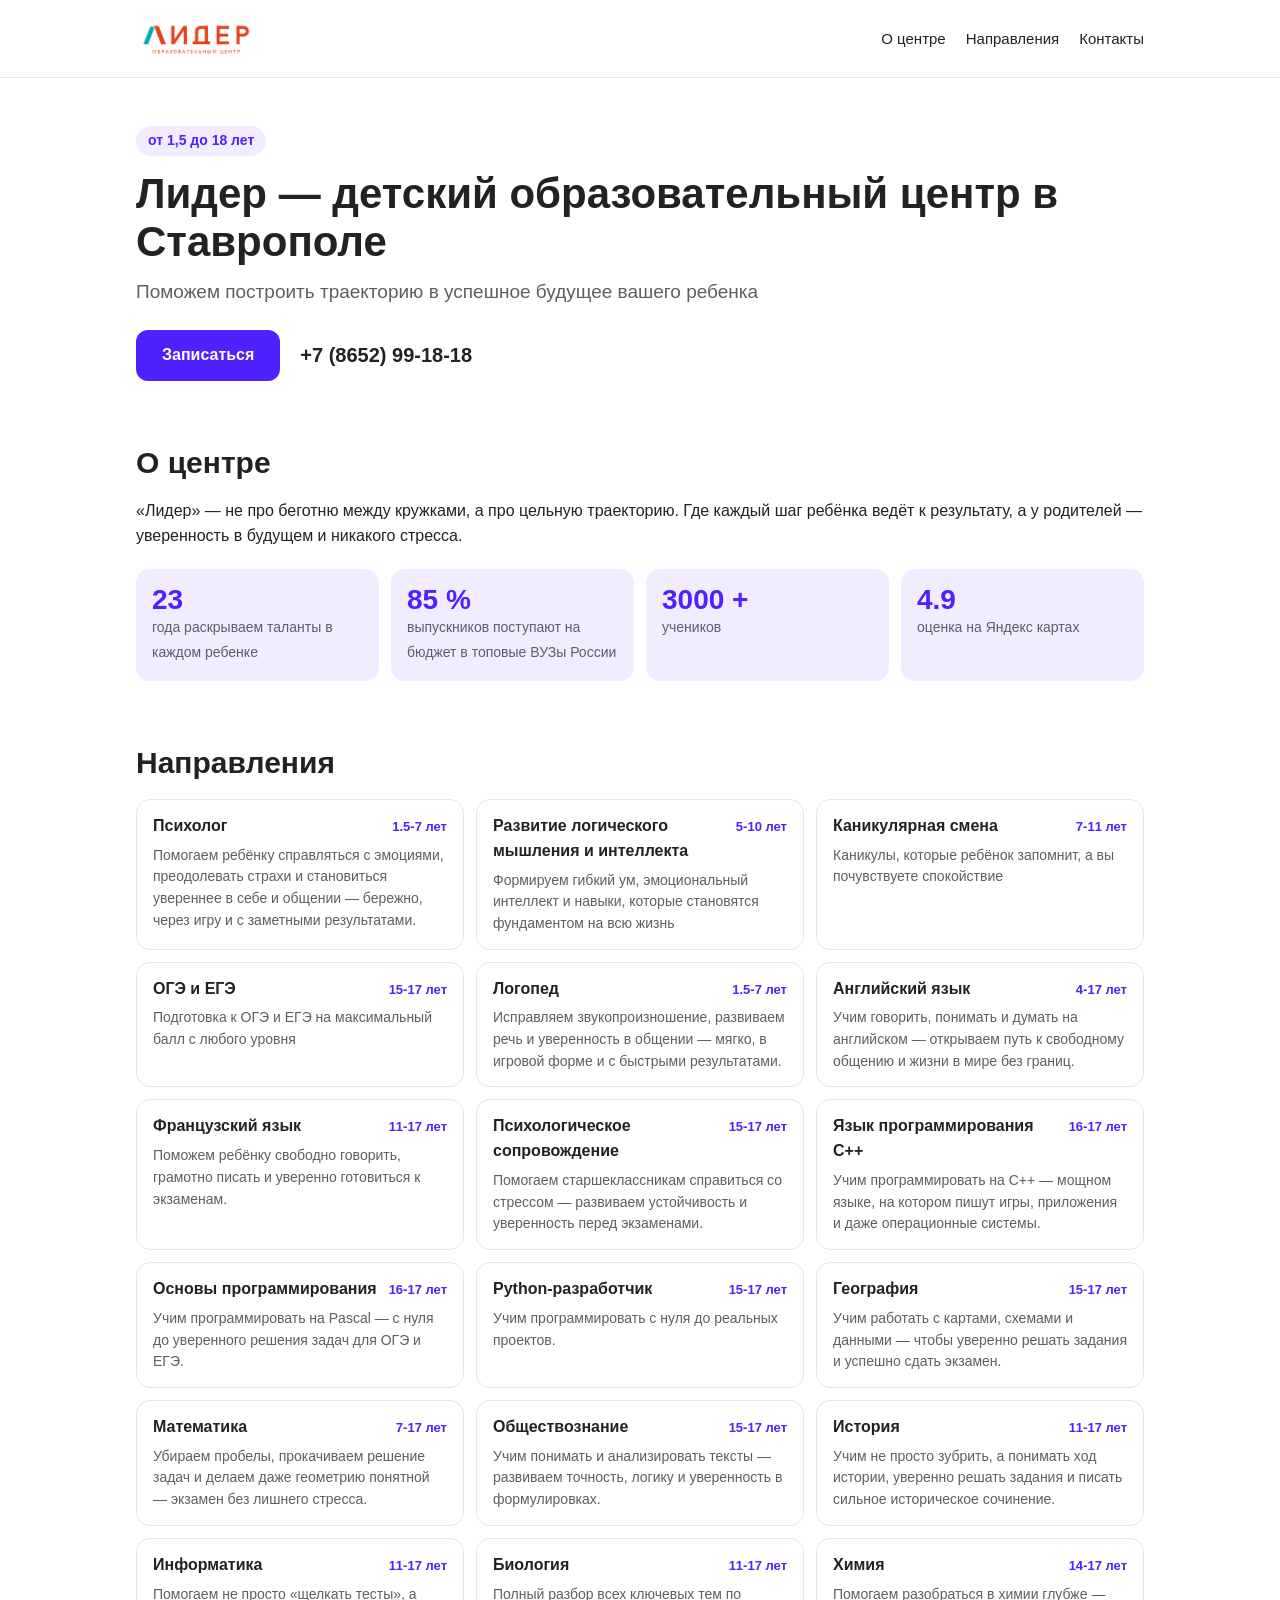
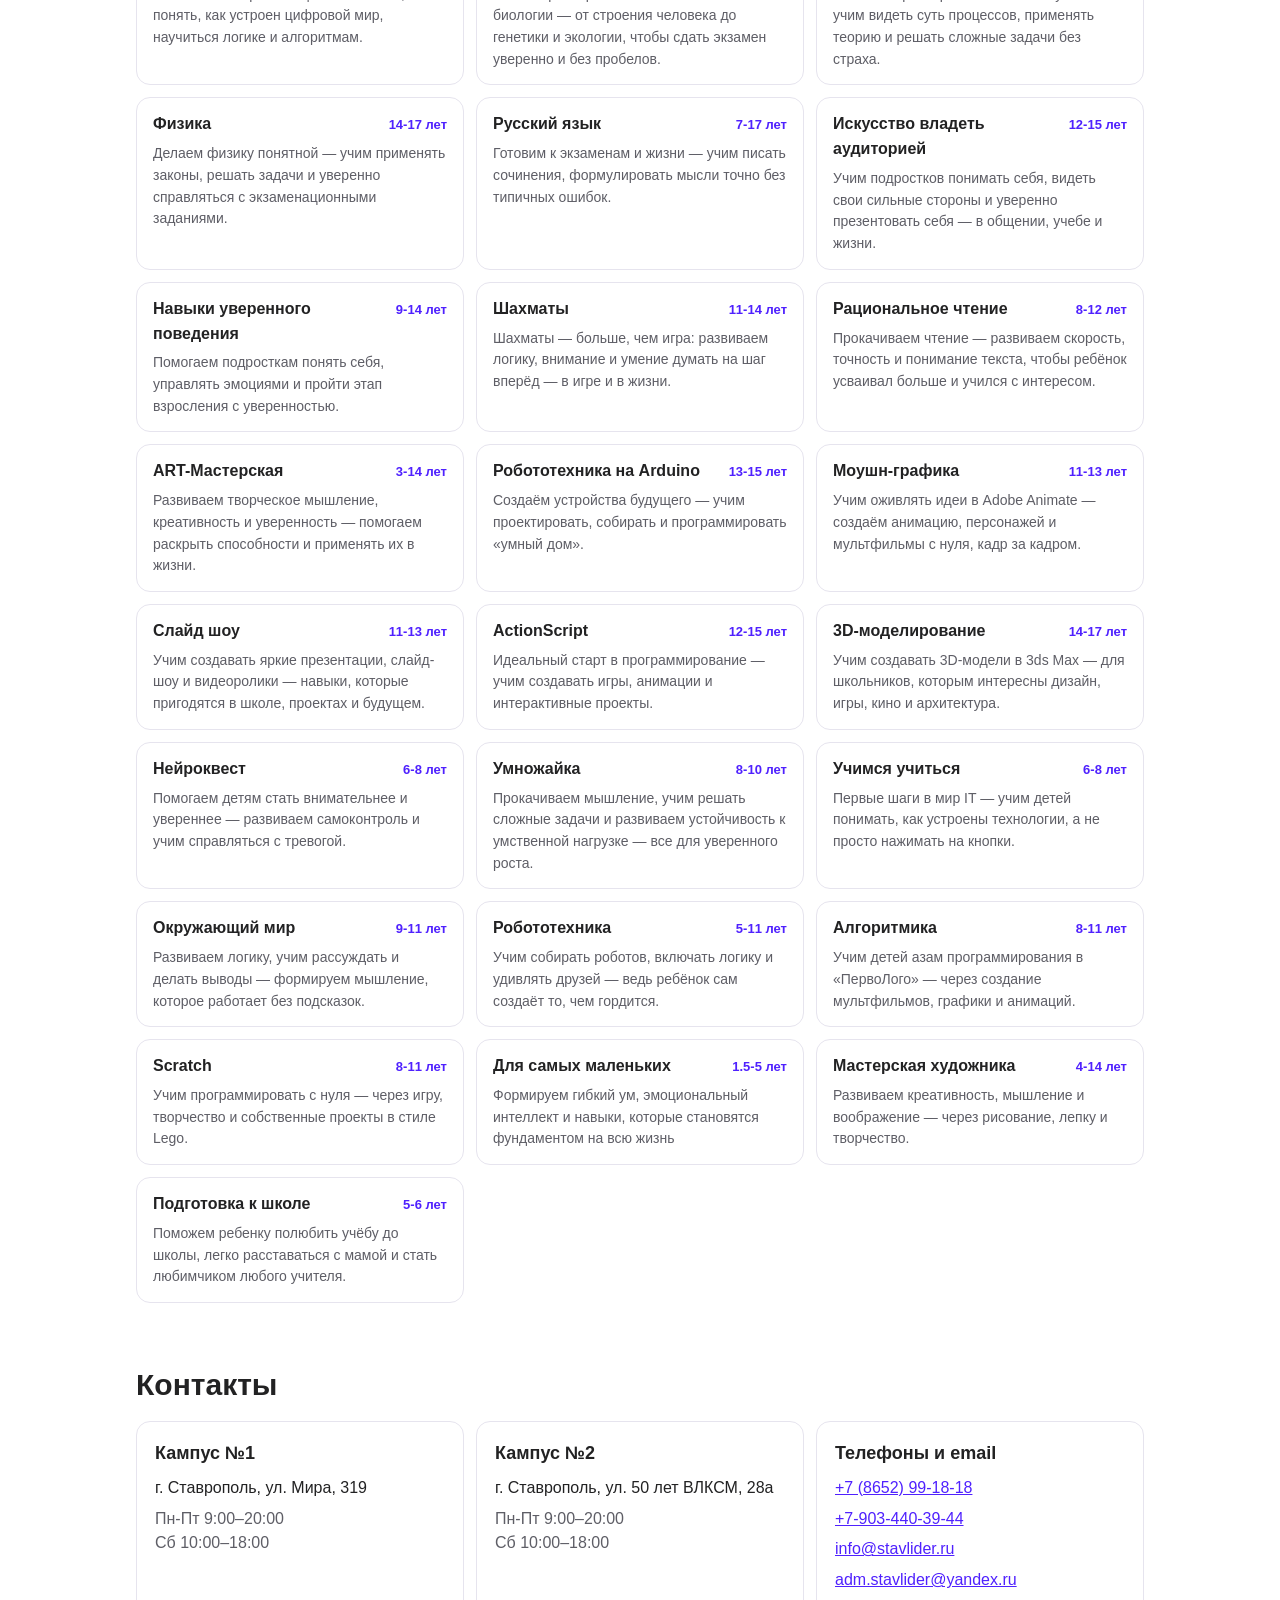
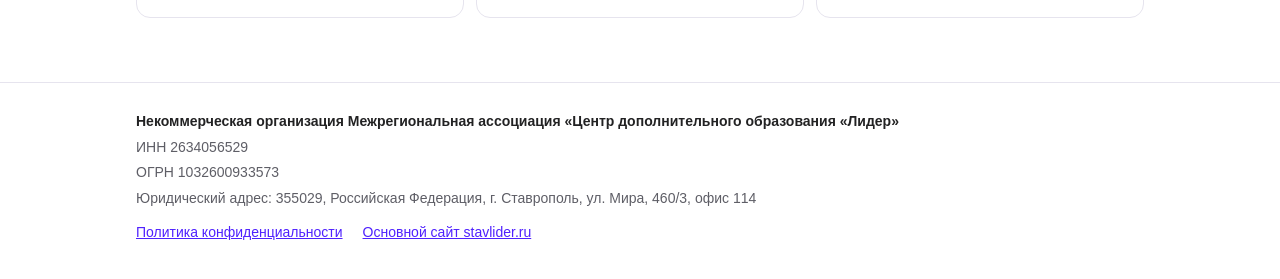
<file: index.html>
<!doctype html>
<html lang="ru">
<head>
  <meta charset="utf-8">
  <meta name="viewport" content="width=device-width, initial-scale=1">
  <title>Лидер — детский образовательный центр в Ставрополе</title>
  <meta name="description" content="Поможем построить траекторию в успешное будущее вашего ребенка!">
  <meta property="og:type" content="website">
  <meta property="og:locale" content="ru_RU">
  <meta property="og:site_name" content="Лидер">
  <meta property="og:title" content="Лидер — детский образовательный центр в Ставрополе">
  <meta property="og:description" content="Поможем построить траекторию в успешное будущее вашего ребенка!">
  <meta property="og:url" content="https://info.stavlider.ru/">
  <meta property="og:image" content="https://info.stavlider.ru/assets/ogimg_default_stavlider_3.jpg">
  <meta property="og:image:type" content="image/jpeg">
  <meta property="og:image:width" content="990">
  <meta property="og:image:height" content="488">
  <link rel="stylesheet" href="style.css">
</head>
<body>
  <header class="site-header">
    <div class="wrap">
      <a class="logo" href="./"><img src="assets/logo2.webp" width="250" height="103" alt="Лидер"></a>
      <nav class="nav">
        <a href="./#about">О центре</a>
        <a href="./#courses">Направления</a>
        <a href="./#contacts">Контакты</a>
      </nav>
    </div>
  </header>
  <main>
    <div class="hero wrap">
      <span class="badge">от 1,5 до 18 лет</span>
      <h1>Лидер — детский образовательный центр в Ставрополе</h1>
      <p class="lead">Поможем построить траекторию в успешное будущее вашего ребенка</p>
      <div class="cta">
        <a class="btn" href="https://stavlider.ru/contacts/">Записаться</a>
        <a class="phone" href="tel:+78652991818">+7 (8652) 99-18-18</a>
      </div>
    </div>

    <section id="about" class="wrap">
      <h2>О центре</h2>
      <p>«Лидер» — не про беготню между кружками, а про цельную траекторию. Где каждый шаг ребёнка ведёт к результату, а у родителей — уверенность в будущем и никакого стресса.</p>
      <div class="stats">
        <div class="stat"><b>23</b><span>года раскрываем таланты в каждом ребенке</span></div>
        <div class="stat"><b>85 %</b><span>выпускников поступают на бюджет в топовые ВУЗы России</span></div>
        <div class="stat"><b>3000 +</b><span>учеников</span></div>
        <div class="stat"><b>4.9</b><span>оценка на Яндекс картах</span></div>
      </div>
    </section>

    <section id="courses" class="wrap">
      <h2>Направления</h2>
      <ul class="courses">
      <li><div class="c-head"><span class="c-title">Психолог</span><span class="c-age">1.5-7 лет</span></div><p>Помогаем ребёнку справляться с эмоциями, преодолевать страхи и становиться увереннее в себе и общении — бережно, через игру и с заметными результатами.</p></li>
      <li><div class="c-head"><span class="c-title">Развитие логического мышления и интеллекта</span><span class="c-age">5-10 лет</span></div><p>Формируем гибкий ум, эмоциональный интеллект и навыки, которые становятся фундаментом на всю жизнь</p></li>
      <li><div class="c-head"><span class="c-title">Каникулярная смена</span><span class="c-age">7-11 лет</span></div><p>Каникулы, которые ребёнок запомнит, а вы почувствуете спокойствие</p></li>
      <li><div class="c-head"><span class="c-title">ОГЭ и ЕГЭ</span><span class="c-age">15-17 лет</span></div><p>Подготовка к ОГЭ и ЕГЭ на максимальный балл с любого уровня</p></li>
      <li><div class="c-head"><span class="c-title">Логопед</span><span class="c-age">1.5-7 лет</span></div><p>Исправляем звукопроизношение, развиваем речь и уверенность в общении — мягко, в игровой форме и с быстрыми результатами.</p></li>
      <li><div class="c-head"><span class="c-title">Английский язык</span><span class="c-age">4-17 лет</span></div><p>Учим говорить, понимать и думать на английском — открываем путь к свободному общению и жизни в мире без границ.</p></li>
      <li><div class="c-head"><span class="c-title">Французский язык</span><span class="c-age">11-17 лет</span></div><p>Поможем ребёнку свободно говорить, грамотно писать и уверенно готовиться к экзаменам.</p></li>
      <li><div class="c-head"><span class="c-title">Психологическое сопровождение</span><span class="c-age">15-17 лет</span></div><p>Помогаем старшеклассникам справиться со стрессом — развиваем устойчивость и уверенность перед экзаменами.</p></li>
      <li><div class="c-head"><span class="c-title">Язык программирования C++</span><span class="c-age">16-17 лет</span></div><p>Учим программировать на C++ — мощном языке, на котором пишут игры, приложения и даже операционные системы.</p></li>
      <li><div class="c-head"><span class="c-title">Основы программирования</span><span class="c-age">16-17 лет</span></div><p>Учим программировать на Pascal — с нуля до уверенного решения задач для ОГЭ и ЕГЭ.</p></li>
      <li><div class="c-head"><span class="c-title">Python-разработчик</span><span class="c-age">15-17 лет</span></div><p>Учим программировать с нуля до реальных проектов.</p></li>
      <li><div class="c-head"><span class="c-title">География</span><span class="c-age">15-17 лет</span></div><p>Учим работать с картами, схемами и данными — чтобы уверенно решать задания и успешно сдать экзамен.</p></li>
      <li><div class="c-head"><span class="c-title">Математика</span><span class="c-age">7-17 лет</span></div><p>Убираем пробелы, прокачиваем решение задач и делаем даже геометрию понятной — экзамен без лишнего стресса.</p></li>
      <li><div class="c-head"><span class="c-title">Обществознание</span><span class="c-age">15-17 лет</span></div><p>Учим понимать и анализировать тексты — развиваем точность, логику и уверенность в формулировках.</p></li>
      <li><div class="c-head"><span class="c-title">История</span><span class="c-age">11-17 лет</span></div><p>Учим не просто зубрить, а понимать ход истории, уверенно решать задания и писать сильное историческое сочинение.</p></li>
      <li><div class="c-head"><span class="c-title">Информатика</span><span class="c-age">11-17 лет</span></div><p>Помогаем не просто «щелкать тесты», а понять, как устроен цифровой мир, научиться логике и алгоритмам.</p></li>
      <li><div class="c-head"><span class="c-title">Биология</span><span class="c-age">11-17 лет</span></div><p>Полный разбор всех ключевых тем по биологии — от строения человека до генетики и экологии, чтобы сдать экзамен уверенно и без пробелов.</p></li>
      <li><div class="c-head"><span class="c-title">Химия</span><span class="c-age">14-17 лет</span></div><p>Помогаем разобраться в химии глубже — учим видеть суть процессов, применять теорию и решать сложные задачи без страха.</p></li>
      <li><div class="c-head"><span class="c-title">Физика</span><span class="c-age">14-17 лет</span></div><p>Делаем физику понятной — учим применять законы, решать задачи и уверенно справляться с экзаменационными заданиями.</p></li>
      <li><div class="c-head"><span class="c-title">Русский язык</span><span class="c-age">7-17 лет</span></div><p>Готовим к экзаменам и жизни — учим писать сочинения, формулировать мысли точно без типичных ошибок.</p></li>
      <li><div class="c-head"><span class="c-title">Искусство владеть аудиторией</span><span class="c-age">12-15 лет</span></div><p>Учим подростков понимать себя, видеть свои сильные стороны и уверенно презентовать себя — в общении, учебе и жизни.</p></li>
      <li><div class="c-head"><span class="c-title">Навыки уверенного поведения</span><span class="c-age">9-14 лет</span></div><p>Помогаем подросткам понять себя, управлять эмоциями и пройти этап взросления с уверенностью.</p></li>
      <li><div class="c-head"><span class="c-title">Шахматы</span><span class="c-age">11-14 лет</span></div><p>Шахматы — больше, чем игра: развиваем логику, внимание и умение думать на шаг вперёд — в игре и в жизни.</p></li>
      <li><div class="c-head"><span class="c-title">Рациональное чтение</span><span class="c-age">8-12 лет</span></div><p>Прокачиваем чтение — развиваем скорость, точность и понимание текста, чтобы ребёнок усваивал больше и учился с интересом.</p></li>
      <li><div class="c-head"><span class="c-title">ART-Мастерская</span><span class="c-age">3-14 лет</span></div><p>Развиваем творческое мышление, креативность и уверенность — помогаем раскрыть способности и применять их в жизни.</p></li>
      <li><div class="c-head"><span class="c-title">Робототехника на Arduino</span><span class="c-age">13-15 лет</span></div><p>Создаём устройства будущего — учим проектировать, собирать и программировать «умный дом».</p></li>
      <li><div class="c-head"><span class="c-title">Моушн-графика</span><span class="c-age">11-13 лет</span></div><p>Учим оживлять идеи в Adobe Animate — создаём анимацию, персонажей и мультфильмы с нуля, кадр за кадром.</p></li>
      <li><div class="c-head"><span class="c-title">Слайд шоу</span><span class="c-age">11-13 лет</span></div><p>Учим создавать яркие презентации, слайд-шоу и видеоролики — навыки, которые пригодятся в школе, проектах и будущем.</p></li>
      <li><div class="c-head"><span class="c-title">ActionScript</span><span class="c-age">12-15 лет</span></div><p>Идеальный старт в программирование — учим создавать игры, анимации и интерактивные проекты.</p></li>
      <li><div class="c-head"><span class="c-title">3D-моделирование</span><span class="c-age">14-17 лет</span></div><p>Учим создавать 3D-модели в 3ds Max — для школьников, которым интересны дизайн, игры, кино и архитектура.</p></li>
      <li><div class="c-head"><span class="c-title">Нейроквест</span><span class="c-age">6-8 лет</span></div><p>Помогаем детям стать внимательнее и увереннее — развиваем самоконтроль и учим справляться с тревогой.</p></li>
      <li><div class="c-head"><span class="c-title">Умножайка</span><span class="c-age">8-10 лет</span></div><p>Прокачиваем мышление, учим решать сложные задачи и развиваем устойчивость к умственной нагрузке — все для уверенного роста.</p></li>
      <li><div class="c-head"><span class="c-title">Учимся учиться</span><span class="c-age">6-8 лет</span></div><p>Первые шаги в мир IT — учим детей понимать, как устроены технологии, а не просто нажимать на кнопки.</p></li>
      <li><div class="c-head"><span class="c-title">Окружающий мир</span><span class="c-age">9-11 лет</span></div><p>Развиваем логику, учим рассуждать и делать выводы — формируем мышление, которое работает без подсказок.</p></li>
      <li><div class="c-head"><span class="c-title">Робототехника</span><span class="c-age">5-11 лет</span></div><p>Учим собирать роботов, включать логику и удивлять друзей — ведь ребёнок сам создаёт то, чем гордится.</p></li>
      <li><div class="c-head"><span class="c-title">Алгоритмика</span><span class="c-age">8-11 лет</span></div><p>Учим детей азам программирования в «ПервоЛого» — через создание мультфильмов, графики и анимаций.</p></li>
      <li><div class="c-head"><span class="c-title">Scratch</span><span class="c-age">8-11 лет</span></div><p>Учим программировать с нуля — через игру, творчество и собственные проекты в стиле Lego.</p></li>
      <li><div class="c-head"><span class="c-title">Для самых маленьких</span><span class="c-age">1.5-5 лет</span></div><p>Формируем гибкий ум, эмоциональный интеллект и навыки, которые становятся фундаментом на всю жизнь</p></li>
      <li><div class="c-head"><span class="c-title">Мастерская художника</span><span class="c-age">4-14 лет</span></div><p>Развиваем креативность, мышление и воображение — через рисование, лепку и творчество.</p></li>
      <li><div class="c-head"><span class="c-title">Подготовка к школе</span><span class="c-age">5-6 лет</span></div><p>Поможем ребенку полюбить учёбу до школы, легко расставаться с мамой и стать любимчиком любого учителя.</p></li>
      </ul>
    </section>

    <section id="contacts" class="wrap">
      <h2>Контакты</h2>
      <div class="contacts">
      <div class="card">
        <h3>Кампус №1</h3>
        <p>г. Ставрополь, ул. Мира, 319</p>
        <p class="muted">Пн-Пт 9:00–20:00<br>Сб 10:00–18:00</p>
      </div>
      <div class="card">
        <h3>Кампус №2</h3>
        <p>г. Ставрополь, ул. 50 лет ВЛКСМ, 28а</p>
        <p class="muted">Пн-Пт 9:00–20:00<br>Сб 10:00–18:00</p>
      </div>
      <div class="card">
        <h3>Телефоны и email</h3>
        <p><a href="tel:+78652991818">+7 (8652) 99-18-18</a></p>
        <p><a href="tel:+79034403944">+7-903-440-39-44</a></p>
        <p><a href="mailto:info@stavlider.ru">info@stavlider.ru</a></p>
        <p><a href="mailto:adm.stavlider@yandex.ru">adm.stavlider@yandex.ru</a></p>
      </div>
      </div>
    </section>
  </main>
  <footer class="site-footer">
    <div class="wrap">
      <p class="org">Некоммерческая организация Межрегиональная ассоциация «Центр дополнительного образования «Лидер»</p>
      <p>ИНН 2634056529</p>
      <p>ОГРН 1032600933573</p>
      <p>Юридический адрес: 355029, Российская Федерация, г. Ставрополь, ул. Мира, 460/3, офис 114</p>
      <div class="footer-links">
        <a href="privacy.html">Политика конфиденциальности</a>
        <a href="https://stavlider.ru">Основной сайт stavlider.ru</a>
      </div>
    </div>
  </footer>
</body>
</html>
</file>
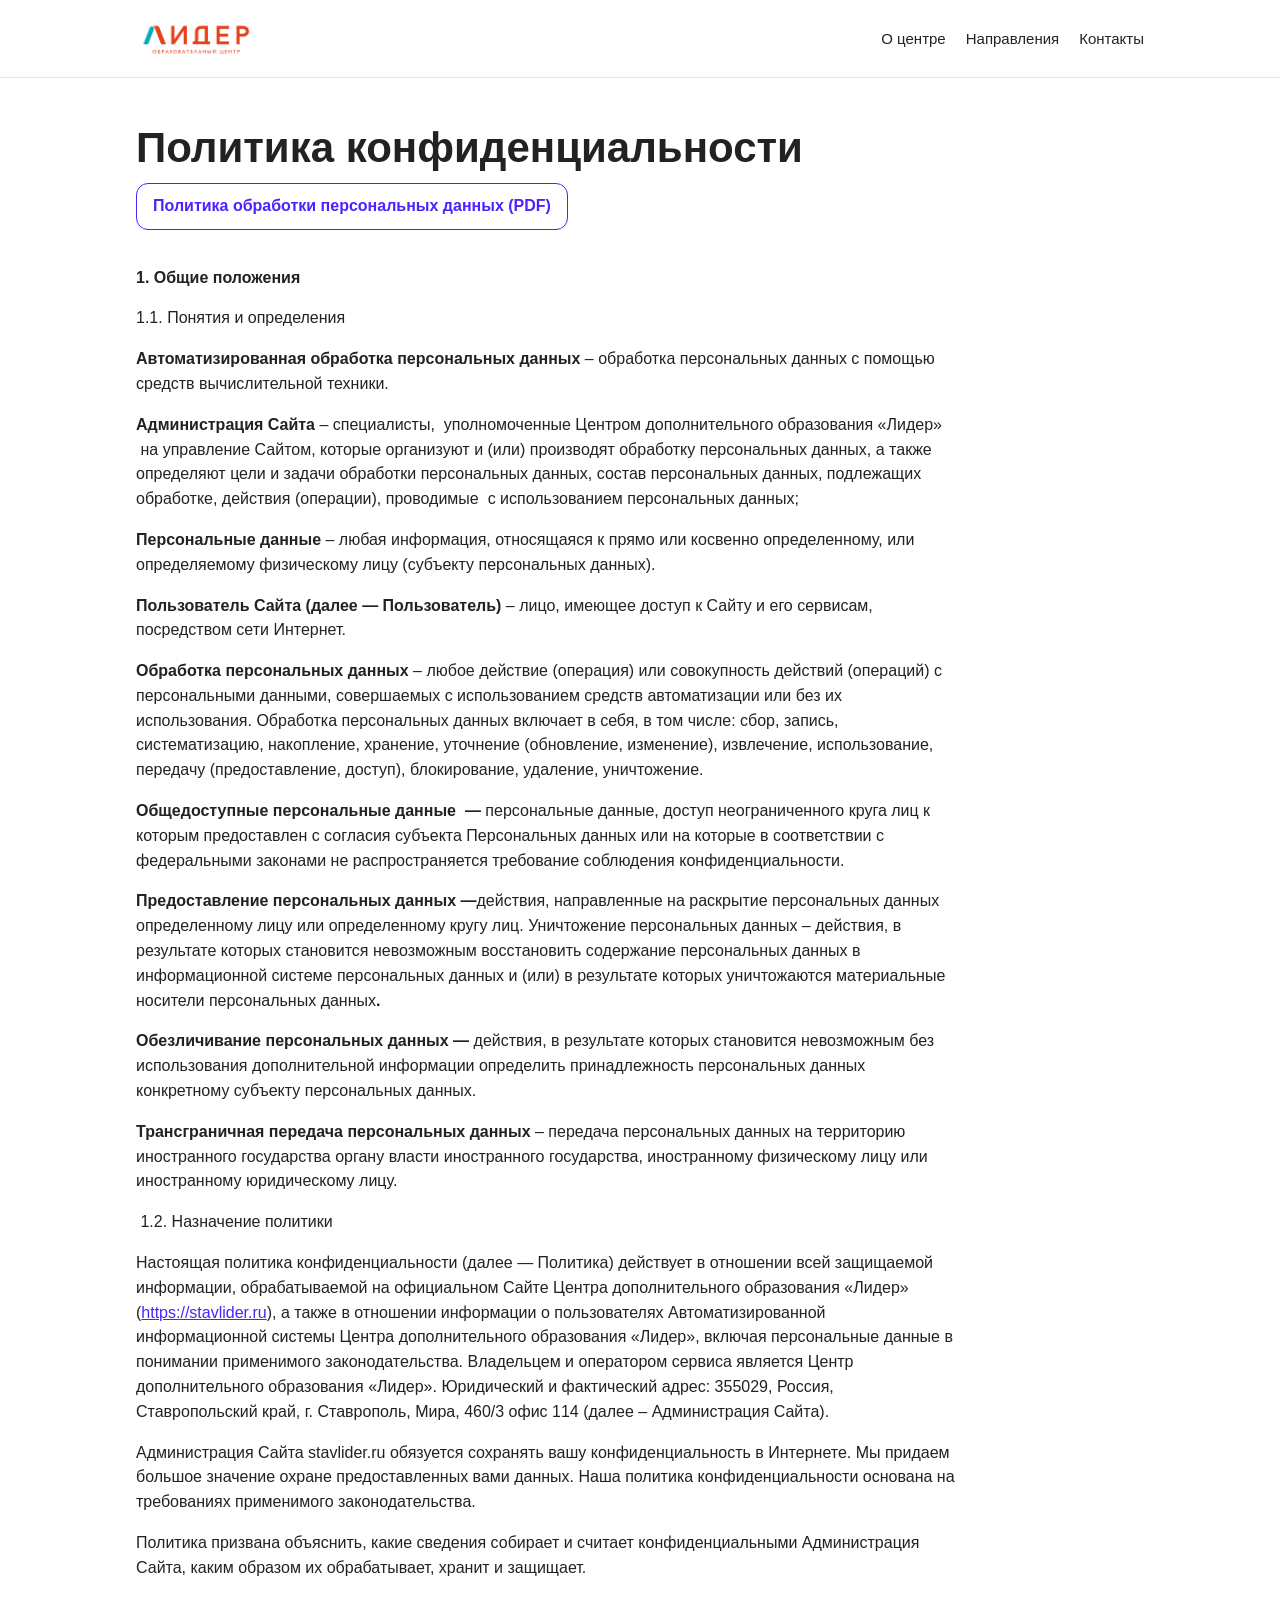
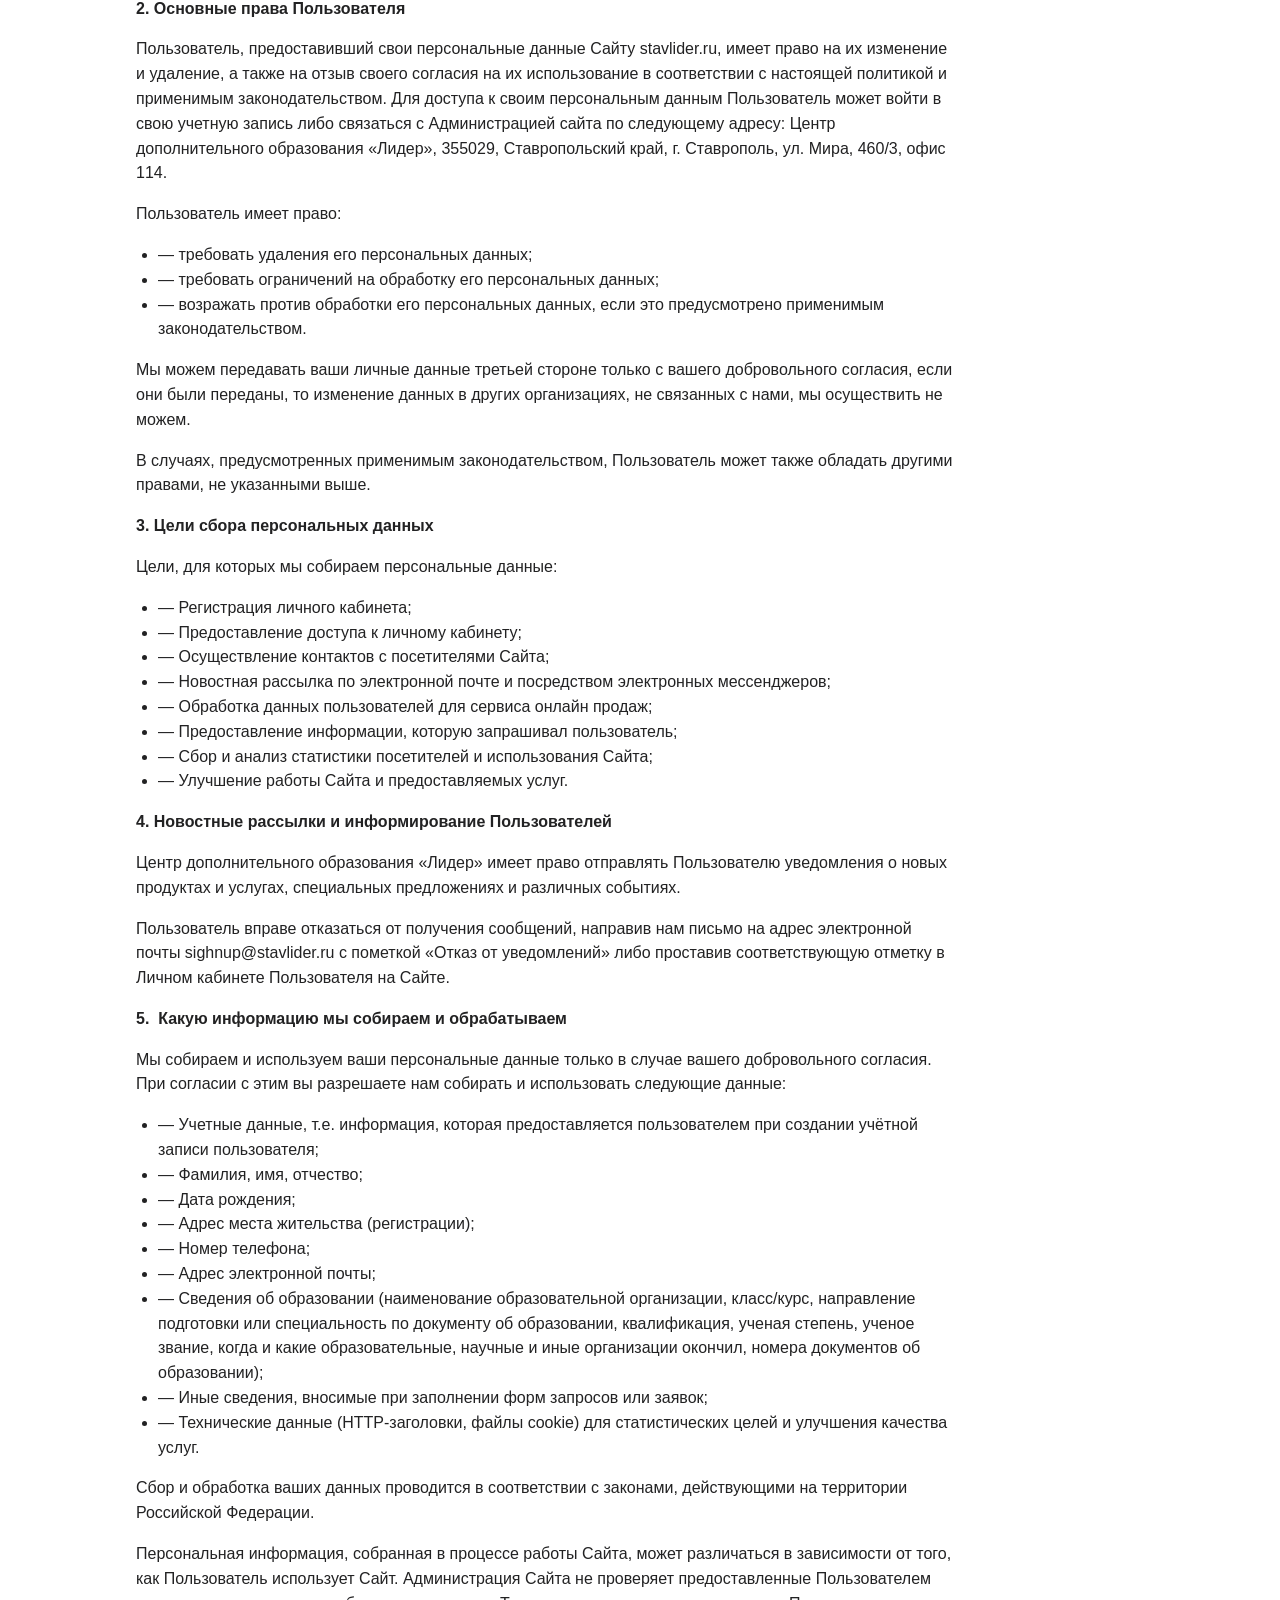
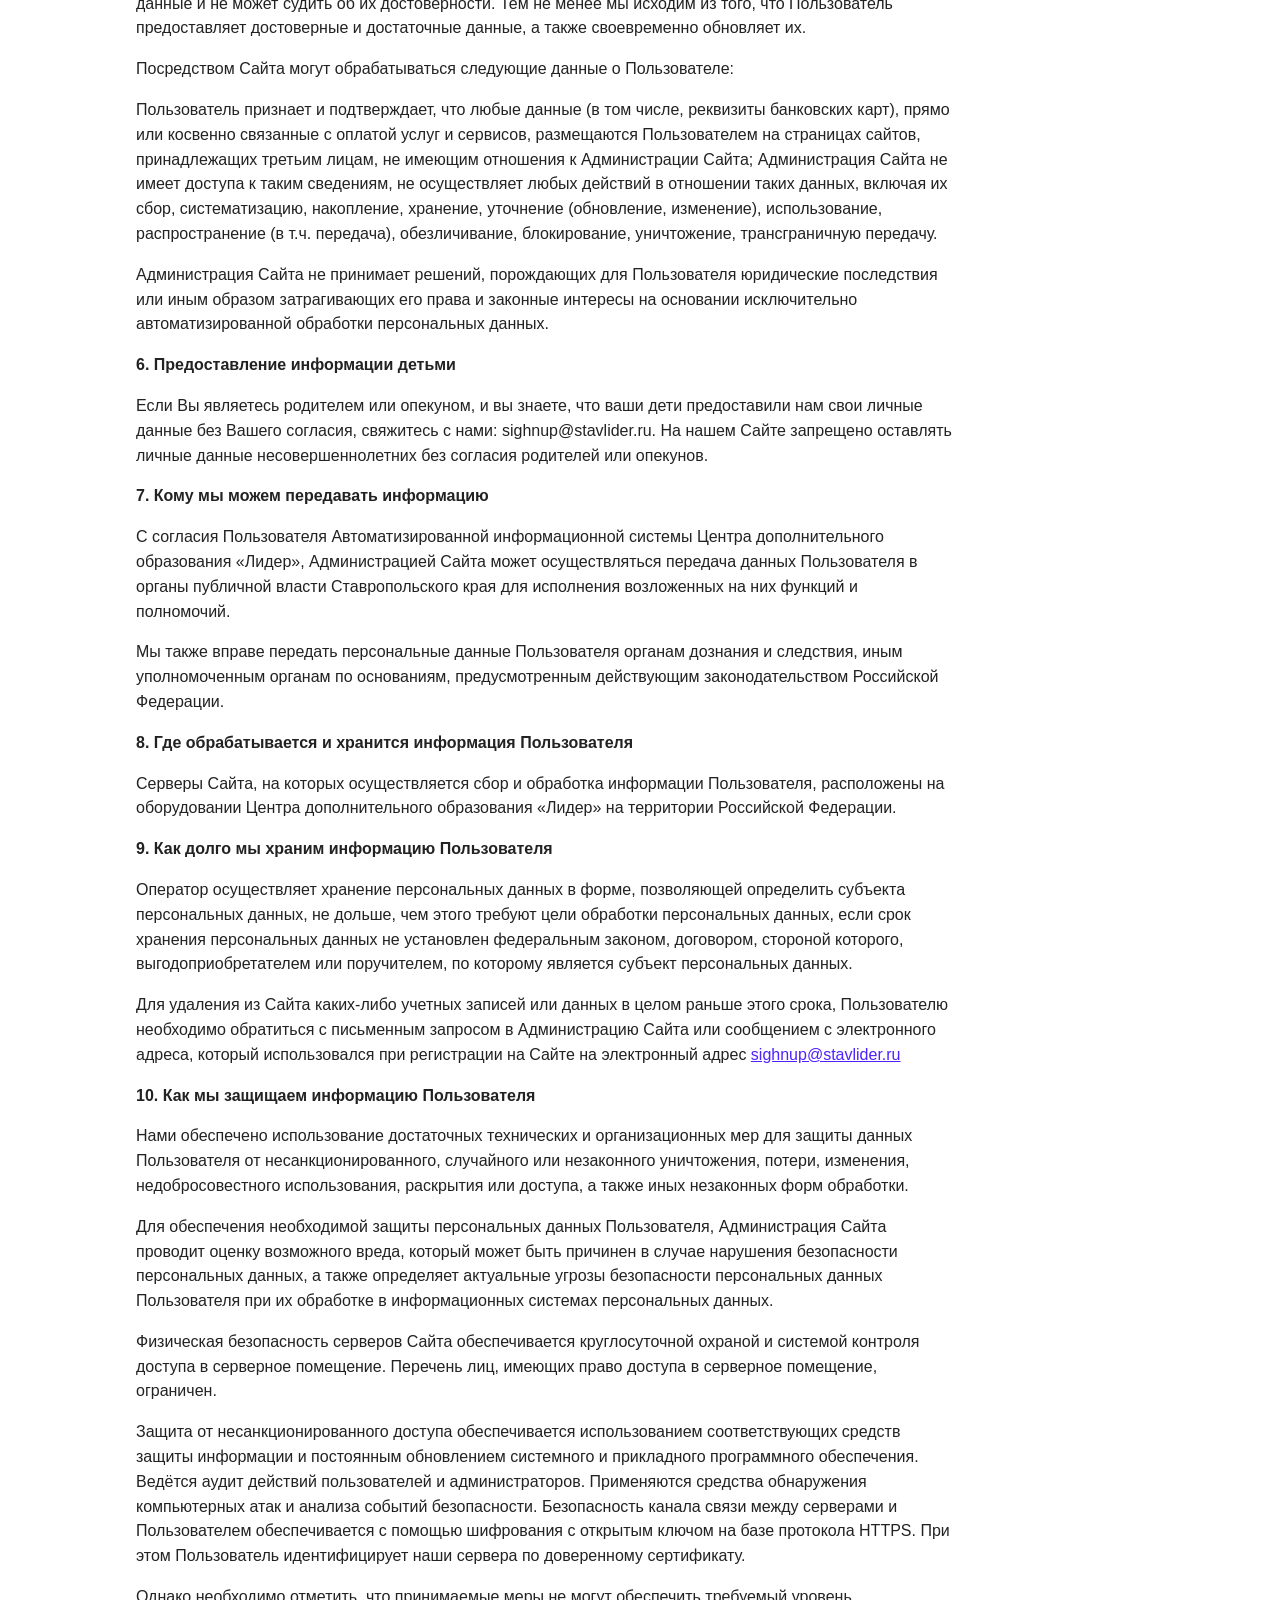
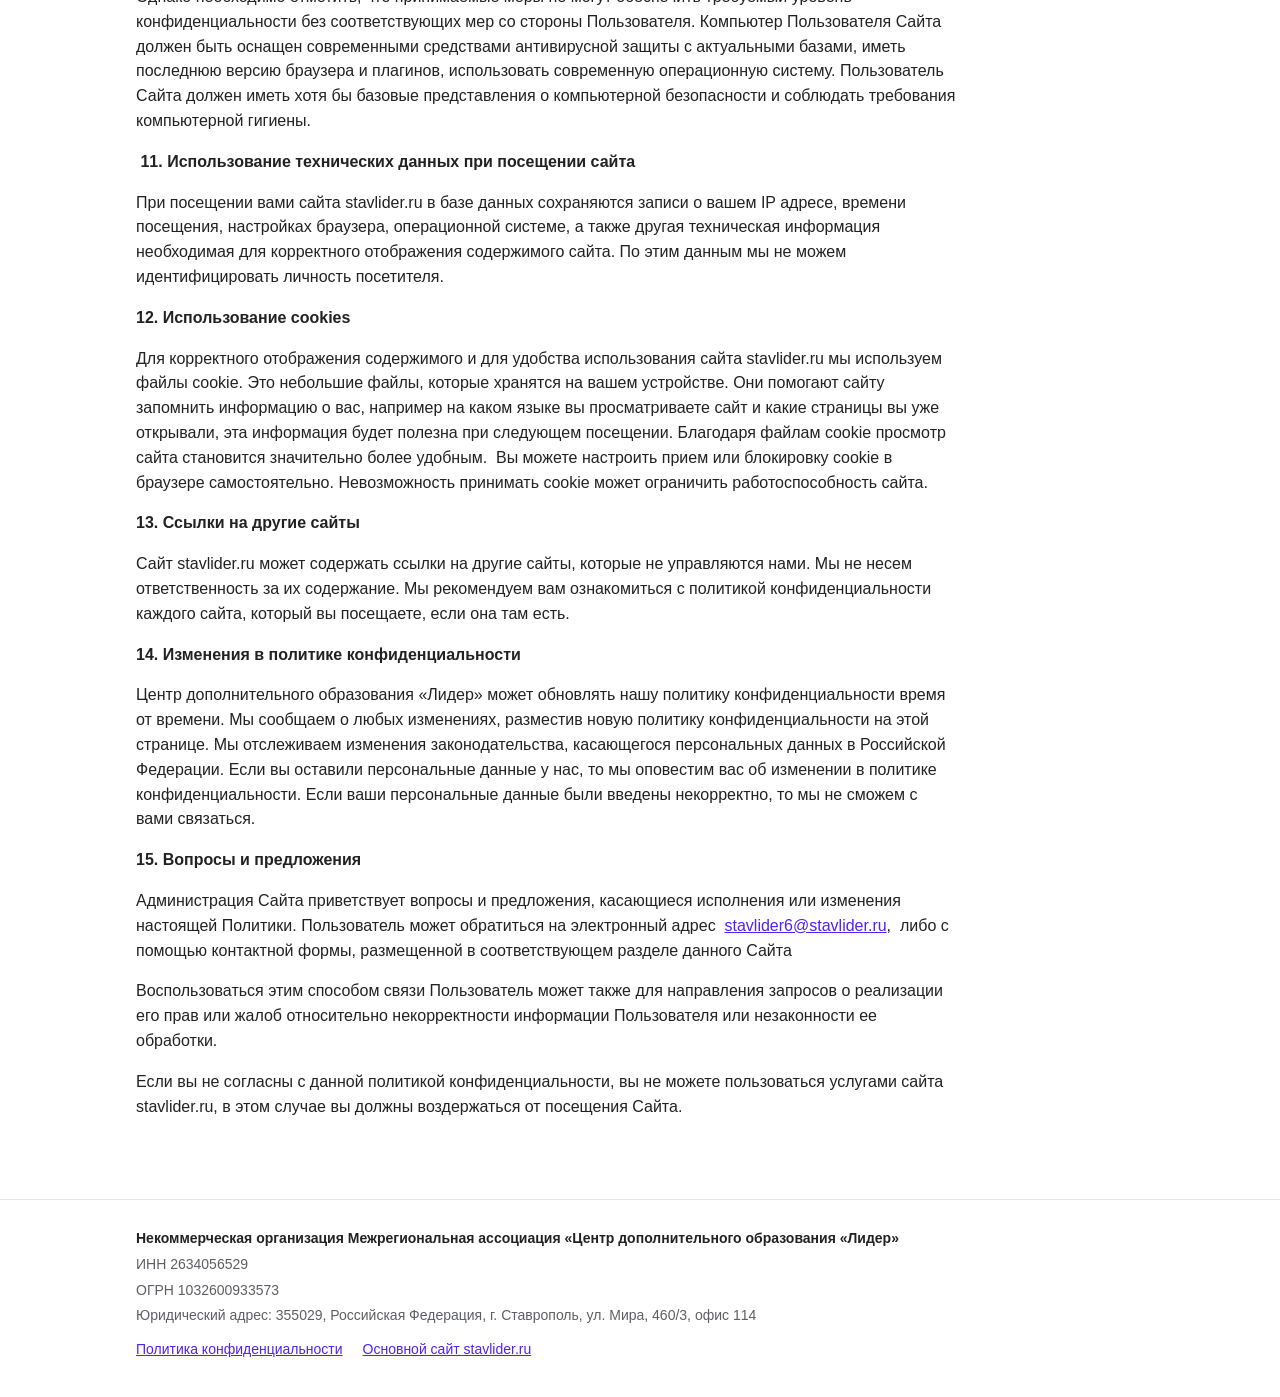
<file: privacy.html>
<!doctype html>
<html lang="ru">
<head>
  <meta charset="utf-8">
  <meta name="viewport" content="width=device-width, initial-scale=1">
  <title>Политика конфиденциальности — Лидер</title>
  <meta name="description" content="Политика конфиденциальности Центра дополнительного образования «Лидер».">
  <meta property="og:type" content="website">
  <meta property="og:locale" content="ru_RU">
  <meta property="og:site_name" content="Лидер">
  <meta property="og:title" content="Политика конфиденциальности — Лидер">
  <meta property="og:description" content="Политика конфиденциальности Центра дополнительного образования «Лидер».">
  <meta property="og:url" content="https://info.stavlider.ru/privacy.html">
  <meta property="og:image" content="https://info.stavlider.ru/assets/ogimg_default_stavlider_3.jpg">
  <meta property="og:image:type" content="image/jpeg">
  <meta property="og:image:width" content="990">
  <meta property="og:image:height" content="488">
  <link rel="stylesheet" href="style.css">
</head>
<body>
  <header class="site-header">
    <div class="wrap">
      <a class="logo" href="./"><img src="assets/logo2.webp" width="250" height="103" alt="Лидер"></a>
      <nav class="nav">
        <a href="./#about">О центре</a>
        <a href="./#courses">Направления</a>
        <a href="./#contacts">Контакты</a>
      </nav>
    </div>
  </header>
  <main class="wrap">
    <section class="policy">
      <h1>Политика конфиденциальности</h1>
      <a class="pdf-link" href="docs/politika-obrabotki-personalnyh-dannyh-v-czentre-lider.pdf">Политика обработки персональных данных (PDF)</a>
<p><strong>1. Общие&nbsp;положения</strong></p>
<p>1.1. Понятия и определения</p>
<p><strong>Автоматизированная обработка персональных данных</strong>&nbsp;– обработка персональных данных с помощью средств вычислительной техники.</p>
<p><strong>Администрация Сайта</strong>&nbsp;– специалисты,&nbsp; уполномоченные Центром дополнительного образования «Лидер» &nbsp;на управление Сайтом, которые организуют и (или) производят обработку персональных данных, а также определяют цели и задачи обработки персональных данных, состав персональных данных, подлежащих обработке, действия (операции), проводимые &nbsp;с использованием персональных данных;</p>
<p><strong>Персональные данные</strong>&nbsp;– любая информация, относящаяся к прямо или косвенно определенному, или определяемому физическому лицу (субъекту персональных данных).</p>
<p><strong>Пользователь Сайта (далее &#8212; Пользователь)&nbsp;</strong>– лицо, имеющее доступ к Сайту и его сервисам, посредством сети Интернет.</p>
<p><strong>Обработка персональных данных</strong>&nbsp;– любое действие (операция) или совокупность действий (операций) с персональными данными, совершаемых с использованием средств автоматизации или без их использования. Обработка персональных данных включает в себя, в том числе: сбор, запись, систематизацию, накопление, хранение, уточнение (обновление, изменение), извлечение, использование, передачу (предоставление, доступ), блокирование, удаление, уничтожение.</p>
<p><strong>Общедоступные персональные данные&nbsp; &#8212; </strong>персональные данные, доступ неограниченного круга лиц к которым предоставлен с согласия субъекта Персональных данных или на которые в соответствии с федеральными законами не распространяется требование соблюдения конфиденциальности.</p>
<p><strong>Предоставление персональных данных —</strong>действия, направленные на раскрытие персональных данных определенному лицу или определенному кругу лиц. Уничтожение персональных данных – действия, в результате которых становится невозможным восстановить содержание персональных данных в информационной системе персональных данных и (или) в результате которых уничтожаются материальные носители персональных данных<strong>.</strong></p>
<p><strong>Обезличивание персональных данных &#8212; </strong>действия, в результате которых становится невозможным без использования дополнительной информации определить принадлежность персональных данных конкретному субъекту персональных данных.</p>
<p><strong>Трансграничная передача персональных данных</strong>&nbsp;– передача персональных данных на территорию иностранного государства органу власти иностранного государства, иностранному физическому лицу или иностранному юридическому лицу.</p>
<p>&nbsp;1.2. Назначение политики</p>
<p>Настоящая политика конфиденциальности (далее — Политика) действует в отношении всей защищаемой информации, обрабатываемой на официальном Сайте Центра дополнительного образования «Лидер» (<a href="https://stavlider.ru">https://stavlider.ru</a>), а также в отношении информации о пользователях Автоматизированной информационной системы Центра дополнительного образования «Лидер», включая персональные данные в понимании применимого законодательства. Владельцем и оператором сервиса является Центр дополнительного образования «Лидер». Юридический и фактический адрес: 355029, Россия, Ставропольский край, г.&nbsp;Ставрополь, Мира, 460/3 офис 114 (далее – Администрация Сайта).</p>
<p>Администрация Сайта stavlider.ru обязуется сохранять вашу конфиденциальность в Интернете. Мы придаем большое значение охране предоставленных вами данных. Наша политика конфиденциальности основана на требованиях применимого законодательства.</p>
<p>Политика призвана объяснить, какие сведения собирает и считает конфиденциальными Администрация Сайта, каким образом их обрабатывает, хранит и защищает.</p>
<p><strong>2. Основные права Пользователя</strong></p>
<p>Пользователь, предоставивший свои персональные данные Сайту stavlider.ru, имеет право на их изменение и удаление, а также на отзыв своего согласия на их использование в соответствии с настоящей политикой и применимым законодательством. Для доступа к своим персональным данным Пользователь может войти в свою учетную запись либо связаться с Администрацией сайта по следующему адресу: Центр дополнительного образования «Лидер», 355029, Ставропольский край, г. Ставрополь, ул. Мира, 460/3, офис 114.</p>
<p>Пользователь имеет право:</p>
<ul>
<li>&#8212; требовать удаления его персональных данных;</li>
<li>&#8212; требовать ограничений на обработку его персональных данных;</li>
<li>&#8212; возражать против обработки его персональных данных, если это предусмотрено применимым законодательством.</li>
</ul>
<p>Мы можем передавать ваши личные данные третьей стороне только с вашего добровольного согласия, если они были переданы, то изменение данных в других организациях, не связанных с нами, мы осуществить не можем.</p>
<p>В случаях, предусмотренных применимым законодательством, Пользователь может также обладать другими правами, не указанными выше.</p>
<p><strong>3. Цели сбора персональных данных</strong></p>
<p>Цели, для которых мы собираем персональные данные:</p>
<ul>
<li>&#8212; Регистрация личного кабинета;</li>
<li>&#8212; Предоставление доступа к личному кабинету;</li>
<li>&#8212; Осуществление контактов с посетителями Сайта;</li>
<li>&#8212; Новостная рассылка по электронной почте и посредством электронных мессенджеров;</li>
<li>&#8212; Обработка данных пользователей для сервиса онлайн продаж;</li>
<li>&#8212; Предоставление информации, которую запрашивал пользователь;</li>
<li>&#8212; Сбор и анализ статистики посетителей и использования Сайта;</li>
<li>&#8212; Улучшение работы Сайта и предоставляемых услуг.</li>
</ul>
<p><strong>4. Новостные рассылки и информирование Пользователей</strong></p>
<p>Центр дополнительного образования «Лидер» имеет право отправлять Пользователю уведомления о новых продуктах и услугах, специальных предложениях и различных событиях.</p>
<p>Пользователь вправе отказаться от получения сообщений, направив нам письмо на адрес электронной почты sighnup@stavlider.ru с пометкой «Отказ от уведомлений» либо проставив соответствующую отметку в Личном кабинете Пользователя на Сайте.&nbsp;</p>
<p><strong>5. &nbsp;Какую информацию мы собираем и обрабатываем</strong></p>
<p>Мы собираем и используем ваши персональные данные только в случае вашего добровольного согласия. При согласии с этим вы разрешаете нам собирать и использовать следующие данные:</p>
<ul>
<li>&#8212; Учетные данные, т.е. информация, которая предоставляется пользователем при создании  учётной записи пользователя;</li>
<li>&#8212; Фамилия, имя, отчество;</li>
<li>&#8212; Дата рождения;</li>
<li>&#8212; Адрес места жительства (регистрации);</li>
<li>&#8212; Номер телефона;</li>
<li>&#8212; Адрес электронной почты;</li>
<li>&#8212; Сведения об образовании (наименование образовательной организации, класс/курс, направление подготовки или специальность по документу об образовании, квалификация, ученая степень, ученое звание, когда и какие образовательные, научные и иные организации окончил, номера документов об образовании);</li>
<li>&#8212; Иные сведения, вносимые при заполнении форм запросов или заявок;</li>
<li>&#8212; Технические данные (HTTP-заголовки, файлы cookie) для статистических целей и улучшения качества услуг.</li>
</ul>
<p>Сбор и обработка ваших данных проводится в соответствии с законами, действующими на территории Российской Федерации.</p>
<p>Персональная информация, собранная в процессе работы Сайта, может различаться в зависимости от того, как Пользователь использует Сайт. Администрация Сайта не проверяет предоставленные Пользователем данные и не может судить об их достоверности. Тем не менее мы исходим из того, что Пользователь предоставляет достоверные и достаточные данные, а также своевременно обновляет их.</p>
<p>Посредством Сайта могут обрабатываться следующие данные о Пользователе:</p>
<p>Пользователь признает и подтверждает, что любые данные (в том числе, реквизиты банковских карт), прямо или косвенно связанные с оплатой услуг и сервисов, размещаются Пользователем на страницах сайтов, принадлежащих третьим лицам, не имеющим отношения к Администрации Сайта; Администрация Сайта не имеет доступа к таким сведениям, не осуществляет любых действий в отношении таких данных, включая их сбор, систематизацию, накопление, хранение, уточнение (обновление, изменение), использование, распространение (в т.ч. передача), обезличивание, блокирование, уничтожение, трансграничную передачу.</p>
<p>Администрация Сайта не принимает решений, порождающих для Пользователя юридические последствия или иным образом затрагивающих его права и законные интересы на основании исключительно автоматизированной обработки персональных данных.</p>
<p><strong>6. Предоставление информации детьми</strong></p>
<p>Если Вы являетесь родителем или опекуном, и вы знаете, что ваши дети предоставили нам свои личные данные без Вашего согласия, свяжитесь с нами: sighnup@stavlider.ru. На нашем Сайте запрещено оставлять личные данные несовершеннолетних без согласия родителей или опекунов.</p>
<p><strong>7. Кому мы можем передавать информацию</strong></p>
<p>С согласия Пользователя Автоматизированной информационной системы Центра дополнительного образования «Лидер», Администрацией Сайта может осуществляться передача данных Пользователя в органы публичной власти Ставропольского края для исполнения возложенных на них функций и полномочий.</p>
<p>Мы также вправе передать персональные данные Пользователя органам дознания и следствия, иным уполномоченным органам по основаниям, предусмотренным действующим законодательством Российской Федерации.</p>
<p><strong>8. Где обрабатывается и хранится информация Пользователя</strong></p>
<p>Серверы Сайта, на которых осуществляется сбор и обработка информации Пользователя, расположены на оборудовании Центра дополнительного образования «Лидер» на территории Российской Федерации.</p>
<p><strong>9. Как долго мы храним информацию Пользователя</strong></p>
<p>Оператор осуществляет хранение персональных данных в форме, позволяющей определить субъекта персональных данных, не дольше, чем этого требуют цели обработки персональных данных, если срок хранения персональных данных не установлен федеральным законом, договором, стороной которого, выгодоприобретателем или поручителем, по которому является субъект персональных данных.</p>
<p>Для удаления из Сайта каких-либо учетных записей или данных в целом раньше этого срока, Пользователю необходимо обратиться с письменным запросом в Администрацию Сайта или сообщением с электронного адреса, который использовался при регистрации на Сайте на электронный адрес&nbsp;<a href="mailto:sighnup@stavlider.ru">sighnup@stavlider.ru</a>&nbsp;</p>
<p><strong>10.&nbsp;Как мы защищаем информацию Пользователя</strong></p>
<p>Нами обеспечено использование достаточных технических и организационных мер для защиты данных Пользователя от несанкционированного, случайного или незаконного уничтожения, потери, изменения, недобросовестного использования, раскрытия или доступа, а также иных незаконных форм обработки.</p>
<p>Для обеспечения необходимой защиты персональных данных Пользователя, Администрация Сайта проводит оценку возможного вреда, который может быть причинен в случае нарушения безопасности персональных данных, а также определяет актуальные угрозы безопасности персональных данных Пользователя при их обработке в информационных системах персональных данных.</p>
<p>Физическая безопасность серверов Сайта обеспечивается круглосуточной охраной и системой контроля доступа в серверное помещение. Перечень лиц, имеющих право доступа в серверное помещение, ограничен.</p>
<p>Защита от несанкционированного доступа обеспечивается использованием соответствующих средств защиты информации и постоянным обновлением системного и прикладного программного обеспечения. Ведётся аудит действий пользователей и администраторов. Применяются средства обнаружения компьютерных атак и анализа событий безопасности. Безопасность канала связи между серверами и Пользователем обеспечивается с помощью шифрования с открытым ключом на базе протокола HTTPS. При этом Пользователь идентифицирует наши сервера по доверенному сертификату.</p>
<p>Однако необходимо отметить, что принимаемые меры не могут обеспечить требуемый уровень конфиденциальности без соответствующих мер со стороны Пользователя. Компьютер Пользователя Сайта должен быть оснащен современными средствами антивирусной защиты с актуальными базами, иметь последнюю версию браузера и плагинов, использовать современную операционную систему. Пользователь Сайта должен иметь хотя бы базовые представления о компьютерной безопасности и соблюдать требования компьютерной гигиены.</p>
<p><strong>&nbsp;11. Использование технических данных при посещении сайта</strong></p>
<p>При посещении вами сайта stavlider.ru в базе данных сохраняются записи о вашем IP адресе, времени посещения, настройках браузера, операционной системе, а также другая техническая информация необходимая для корректного отображения содержимого сайта. По этим данным мы не можем идентифицировать личность посетителя.</p>
<p><strong>12. Использование cookies</strong></p>
<p>Для корректного отображения содержимого и для удобства использования сайта stavlider.ru мы используем файлы cookie. Это небольшие файлы, которые хранятся на вашем устройстве. Они помогают сайту запомнить информацию о вас, например на каком языке вы просматриваете сайт и какие страницы вы уже открывали, эта информация будет полезна при следующем посещении. Благодаря файлам cookie просмотр сайта становится значительно более удобным.&nbsp; Вы можете настроить прием или блокировку cookie в браузере самостоятельно. Невозможность принимать cookie может ограничить работоспособность сайта.</p>
<p><strong>13. Ссылки на другие сайты</strong></p>
<p>Сайт stavlider.ru может содержать ссылки на другие сайты, которые не управляются нами. Мы не несем ответственность за их содержание. Мы рекомендуем вам ознакомиться с политикой конфиденциальности каждого сайта, который вы посещаете, если она там есть.</p>
<p><strong>14. Изменения в политике конфиденциальности</strong></p>
<p>Центр дополнительного образования «Лидер» может обновлять нашу политику конфиденциальности время от времени. Мы сообщаем о любых изменениях, разместив новую политику конфиденциальности на этой странице. Мы отслеживаем изменения законодательства, касающегося персональных данных в Российской Федерации. Если вы оставили персональные данные у нас, то мы оповестим вас об изменении в политике конфиденциальности. Если ваши персональные данные были введены некорректно, то мы не сможем с вами связаться.</p>
<p><strong>15.&nbsp;Вопросы и предложения</strong></p>
<p>Администрация Сайта приветствует вопросы и предложения, касающиеся исполнения или изменения настоящей Политики. Пользователь может обратиться на электронный адрес&nbsp; <a href="mailto:stavlider6@stavlider.ru">stavlider6@stavlider.ru</a>, &nbsp;либо с помощью контактной формы, размещенной в соответствующем разделе данного Сайта</p>
<p>Воспользоваться этим способом связи Пользователь может также для направления запросов о реализации его прав или жалоб относительно некорректности информации Пользователя или незаконности ее обработки.</p>
<p>Если вы не согласны с данной политикой конфиденциальности, вы не можете пользоваться услугами сайта stavlider.ru, в этом случае вы должны воздержаться от посещения Сайта.</p>
    </section>
  </main>
  <footer class="site-footer">
    <div class="wrap">
      <p class="org">Некоммерческая организация Межрегиональная ассоциация «Центр дополнительного образования «Лидер»</p>
      <p>ИНН 2634056529</p>
      <p>ОГРН 1032600933573</p>
      <p>Юридический адрес: 355029, Российская Федерация, г. Ставрополь, ул. Мира, 460/3, офис 114</p>
      <div class="footer-links">
        <a href="privacy.html">Политика конфиденциальности</a>
        <a href="https://stavlider.ru">Основной сайт stavlider.ru</a>
      </div>
    </div>
  </footer>
</body>
</html>
</file>
<file: style.css>
:root {
  --brand: #4F21FE;
  --brand-soft: #F1ECFF;
  --text: #222223;
  --muted: #5E5E66;
  --line: #E6E4EE;
  --bg: #FFFFFF;
}

* { box-sizing: border-box; }

html { -webkit-text-size-adjust: 100%; }

body {
  margin: 0;
  background: var(--bg);
  color: var(--text);
  font-family: -apple-system, BlinkMacSystemFont, "Segoe UI", Roboto, "Helvetica Neue", Arial, sans-serif;
  font-size: 16px;
  line-height: 1.55;
}

a { color: var(--brand); }

.wrap {
  max-width: 1040px;
  margin: 0 auto;
  padding-left: 16px;
  padding-right: 16px;
}

/* Шапка */
.site-header {
  border-bottom: 1px solid var(--line);
}
.site-header .wrap {
  display: flex;
  align-items: center;
  justify-content: space-between;
  gap: 16px;
  padding-top: 14px;
  padding-bottom: 14px;
  flex-wrap: wrap;
}
.logo { display: block; line-height: 0; }
.logo img { width: 120px; height: auto; }
.nav { display: flex; gap: 20px; flex-wrap: wrap; font-size: 15px; }
.nav a { color: var(--text); text-decoration: none; }
.nav a:hover { color: var(--brand); }

/* Первый экран */
.hero { padding-top: 48px; padding-bottom: 32px; }
.badge {
  display: inline-block;
  padding: 4px 12px;
  border-radius: 999px;
  background: var(--brand-soft);
  color: var(--brand);
  font-size: 14px;
  font-weight: 600;
}
h1 {
  margin: 14px 0 10px;
  font-size: clamp(26px, 5vw, 42px);
  line-height: 1.15;
  overflow-wrap: break-word;
  hyphens: auto;
}
.lead { margin: 0 0 24px; font-size: 19px; color: var(--muted); max-width: 640px; }

.cta { display: flex; align-items: center; gap: 12px 20px; flex-wrap: wrap; }
.btn {
  display: inline-block;
  padding: 13px 26px;
  border-radius: 12px;
  background: var(--brand);
  color: #fff;
  font-weight: 600;
  text-decoration: none;
}
.btn:hover { background: #3E14D9; }
.phone { font-size: 20px; font-weight: 700; color: var(--text); text-decoration: none; }
.phone:hover { color: var(--brand); }

/* Секции */
section { padding-top: 32px; padding-bottom: 32px; }
h2 { margin: 0 0 18px; font-size: clamp(22px, 3.5vw, 30px); line-height: 1.2; }

.stats {
  display: grid;
  grid-template-columns: repeat(4, minmax(0, 1fr));
  gap: 12px;
  margin-top: 20px;
}
.stat {
  padding: 16px;
  border-radius: 14px;
  background: var(--brand-soft);
}
.stat b { display: block; font-size: 28px; color: var(--brand); line-height: 1.1; }
.stat span { font-size: 14px; color: var(--muted); }

/* Направления */
.courses {
  list-style: none;
  margin: 0;
  padding: 0;
  display: grid;
  grid-template-columns: repeat(3, minmax(0, 1fr));
  gap: 12px;
}
.courses li {
  padding: 14px 16px;
  border: 1px solid var(--line);
  border-radius: 14px;
}
.courses .c-head { display: flex; justify-content: space-between; align-items: baseline; gap: 8px; }
.courses .c-title { font-weight: 700; }
.courses .c-age { flex: none; font-size: 13px; color: var(--brand); font-weight: 600; white-space: nowrap; }
.courses p { margin: 6px 0 0; font-size: 14px; color: var(--muted); }

/* Контакты */
.contacts { display: grid; grid-template-columns: repeat(3, minmax(0, 1fr)); gap: 12px; }
.card { padding: 18px; border: 1px solid var(--line); border-radius: 14px; }
.card h3 { margin: 0 0 8px; font-size: 18px; }
.card p { margin: 0 0 6px; }
.card .muted { color: var(--muted); }

/* Политика */
.policy { max-width: 820px; }
.policy p, .policy li { overflow-wrap: anywhere; }
.policy ul { padding-left: 22px; }
.pdf-link {
  display: inline-block;
  margin: 0 0 20px;
  padding: 10px 16px;
  border: 1px solid var(--brand);
  border-radius: 12px;
  text-decoration: none;
  font-weight: 600;
}

/* Подвал */
.site-footer {
  margin-top: 32px;
  padding: 28px 0 36px;
  border-top: 1px solid var(--line);
  font-size: 14px;
  color: var(--muted);
}
.site-footer p { margin: 0 0 4px; }
.site-footer .org { color: var(--text); font-weight: 600; }
.footer-links { display: flex; gap: 8px 20px; flex-wrap: wrap; margin-top: 12px; }

@media (max-width: 860px) {
  .courses { grid-template-columns: repeat(2, minmax(0, 1fr)); }
  .contacts { grid-template-columns: repeat(2, minmax(0, 1fr)); }
  .stats { grid-template-columns: repeat(2, minmax(0, 1fr)); }
}
@media (max-width: 560px) {
  .hero { padding-top: 32px; padding-bottom: 20px; }
  .courses, .contacts { grid-template-columns: minmax(0, 1fr); }
  .logo img { width: 100px; }
  .nav { gap: 14px; font-size: 14px; }
}
</file>
